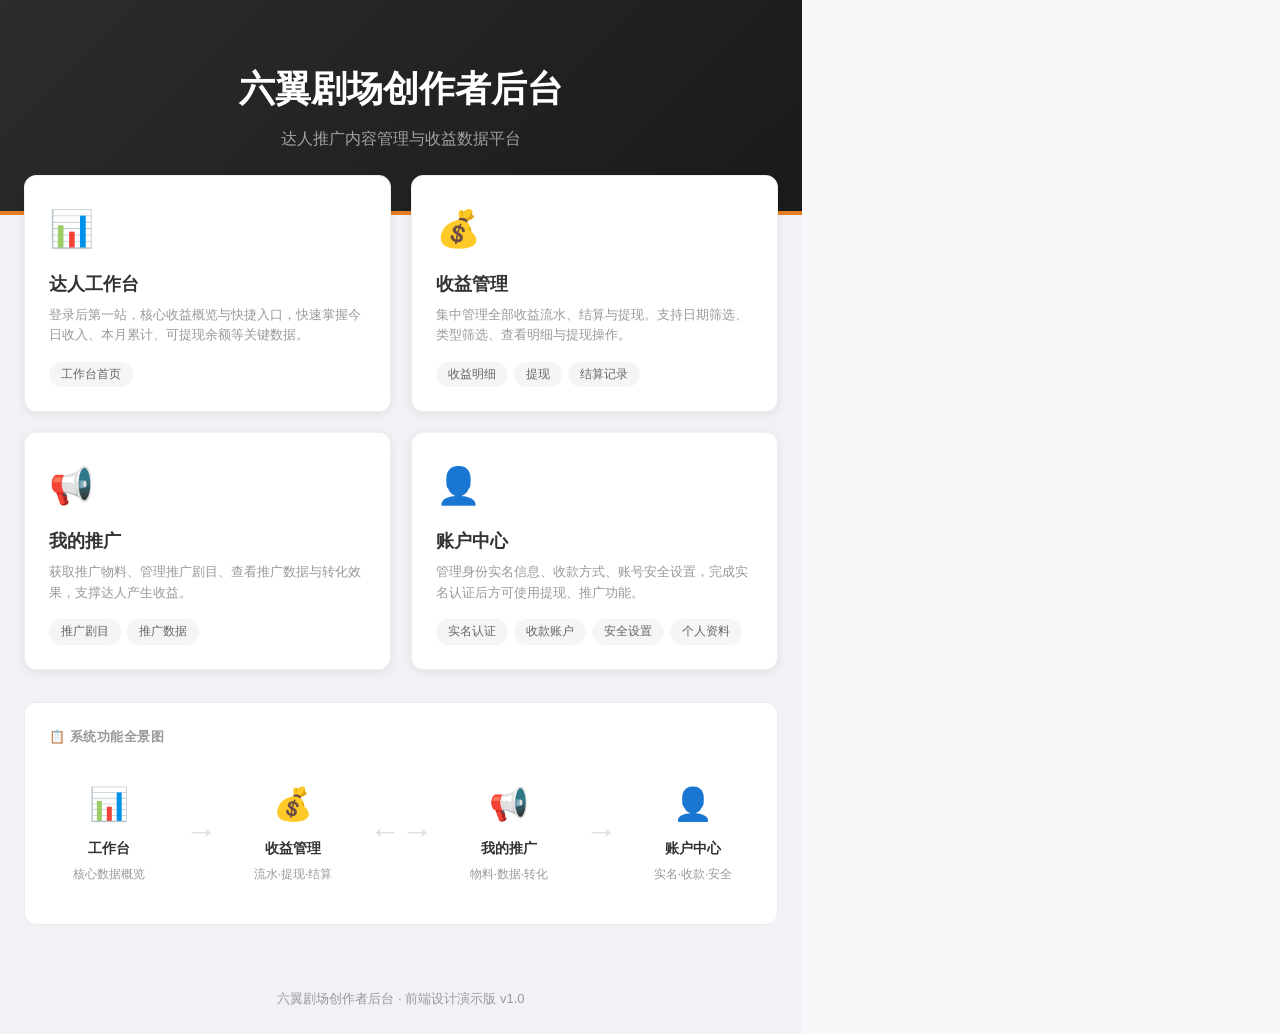
<file: index.html>
<!DOCTYPE html>
<html lang="zh-CN">
<head>
  <meta charset="UTF-8">
  <meta name="viewport" content="width=device-width, initial-scale=1.0">
  <title>六翼剧场创作者后台 - 首页导航</title>
  <link rel="stylesheet" href="style.css">
  <style>
    .index-layout { min-height: 100vh; background: #f0f2f5; }
    .index-header {
      background: linear-gradient(135deg, #2c2c2c 0%, #1a1a1a 100%);
      color: #fff; padding: 60px 40px; text-align: center; position: relative;
      border-bottom: 4px solid #e67e22;
    }
    .index-header h1 { font-size: 36px; margin-bottom: 8px; }
    .index-header p { font-size: 16px; opacity: .75; color: #ccc; }
    .index-content { max-width: 1200px; margin: -40px auto 40px; padding: 0 24px; position: relative; z-index: 1; }
    .module-grid { display: grid; grid-template-columns: repeat(auto-fill, minmax(260px, 1fr)); gap: 20px; }
    .module-card {
      background: #fff; border-radius: 12px; padding: 24px;
      box-shadow: 0 2px 8px rgba(0,0,0,.08); cursor: pointer;
      transition: all .25s; border: 1px solid #f0f0f0;
    }
    .module-card:hover { transform: translateY(-4px); box-shadow: 0 8px 24px rgba(230,126,34,.12); border-color: #e67e22; }
    .module-card .mc-icon { font-size: 36px; margin-bottom: 12px; }
    .module-card .mc-title { font-size: 18px; font-weight: 700; margin-bottom: 6px; color: #333; }
    .module-card .mc-desc { font-size: 13px; color: #999; line-height: 1.6; }
    .module-card .mc-links { margin-top: 16px; display: flex; flex-wrap: wrap; gap: 6px; }
    .module-card .mc-links a {
      font-size: 12px; padding: 3px 12px; background: #f5f5f5; border-radius: 20px;
      color: #666; text-decoration: none; transition: all .2s;
    }
    .module-card .mc-links a:hover { background: #fef5e7; color: #e67e22; }
    .index-footer { text-align: center; padding: 24px; color: #999; font-size: 13px; }
  </style>
</head>
<body>
<div class="index-layout">
  <div class="index-header">
    <h1>六翼剧场创作者后台</h1>
    <p>达人推广内容管理与收益数据平台</p>
  </div>
  <div class="index-content">
    <div class="module-grid">

      <!-- 模块1：工作台 -->
      <div class="module-card" onclick="location.href='dashboard.html'">
        <div class="mc-icon">📊</div>
        <div class="mc-title">达人工作台</div>
        <div class="mc-desc">登录后第一站，核心收益概览与快捷入口，快速掌握今日收入、本月累计、可提现余额等关键数据。</div>
        <div class="mc-links">
          <a href="dashboard.html">工作台首页</a>
        </div>
      </div>

      <!-- 模块2：收益管理 -->
      <div class="module-card" onclick="location.href='revenue-list.html'">
        <div class="mc-icon">💰</div>
        <div class="mc-title">收益管理</div>
        <div class="mc-desc">集中管理全部收益流水、结算与提现。支持日期筛选、类型筛选、查看明细与提现操作。</div>
        <div class="mc-links">
          <a href="revenue-list.html">收益明细</a>
          <a href="revenue-withdraw.html">提现</a>
          <a href="revenue-settlement.html">结算记录</a>
        </div>
      </div>

      <!-- 模块3：我的推广 -->
      <div class="module-card" onclick="location.href='promotion-dramas.html'">
        <div class="mc-icon">📢</div>
        <div class="mc-title">我的推广</div>
        <div class="mc-desc">获取推广物料、管理推广剧目、查看推广数据与转化效果，支撑达人产生收益。</div>
        <div class="mc-links">
          <a href="promotion-dramas.html">推广剧目</a>
          <a href="promotion-data.html">推广数据</a>
        </div>
      </div>

      <!-- 模块4：账户中心 -->
      <div class="module-card" onclick="location.href='account-real-name.html'">
        <div class="mc-icon">👤</div>
        <div class="mc-title">账户中心</div>
        <div class="mc-desc">管理身份实名信息、收款方式、账号安全设置，完成实名认证后方可使用提现、推广功能。</div>
        <div class="mc-links">
          <a href="account-real-name.html">实名认证</a>
          <a href="account-payment.html">收款账户</a>
          <a href="account-security.html">安全设置</a>
          <a href="account-profile.html">个人资料</a>
        </div>
      </div>

    </div>

    <div style="margin-top: 32px;">
      <div class="card">
        <div class="card-header">📋 系统功能全景图</div>
        <div style="display: flex; flex-wrap: wrap; gap: 16px; justify-content: center;">
          <div style="text-align:center;padding:16px;min-width:120px;">
            <div style="font-size:32px;">📊</div>
            <div style="font-weight:600;margin:6px 0;">工作台</div>
            <div style="font-size:12px;color:#999;">核心数据概览</div>
          </div>
          <div style="font-size:32px;color:#ddd;display:flex;align-items:center;">→</div>
          <div style="text-align:center;padding:16px;min-width:120px;">
            <div style="font-size:32px;">💰</div>
            <div style="font-weight:600;margin:6px 0;">收益管理</div>
            <div style="font-size:12px;color:#999;">流水·提现·结算</div>
          </div>
          <div style="font-size:32px;color:#ddd;display:flex;align-items:center;">←→</div>
          <div style="text-align:center;padding:16px;min-width:120px;">
            <div style="font-size:32px;">📢</div>
            <div style="font-weight:600;margin:6px 0;">我的推广</div>
            <div style="font-size:12px;color:#999;">物料·数据·转化</div>
          </div>
          <div style="font-size:32px;color:#ddd;display:flex;align-items:center;">→</div>
          <div style="text-align:center;padding:16px;min-width:120px;">
            <div style="font-size:32px;">👤</div>
            <div style="font-weight:600;margin:6px 0;">账户中心</div>
            <div style="font-size:12px;color:#999;">实名·收款·安全</div>
          </div>
        </div>
      </div>
    </div>
  </div>
  <div class="index-footer">六翼剧场创作者后台 · 前端设计演示版 v1.0</div>
</div>
</body>
</html>
</file>
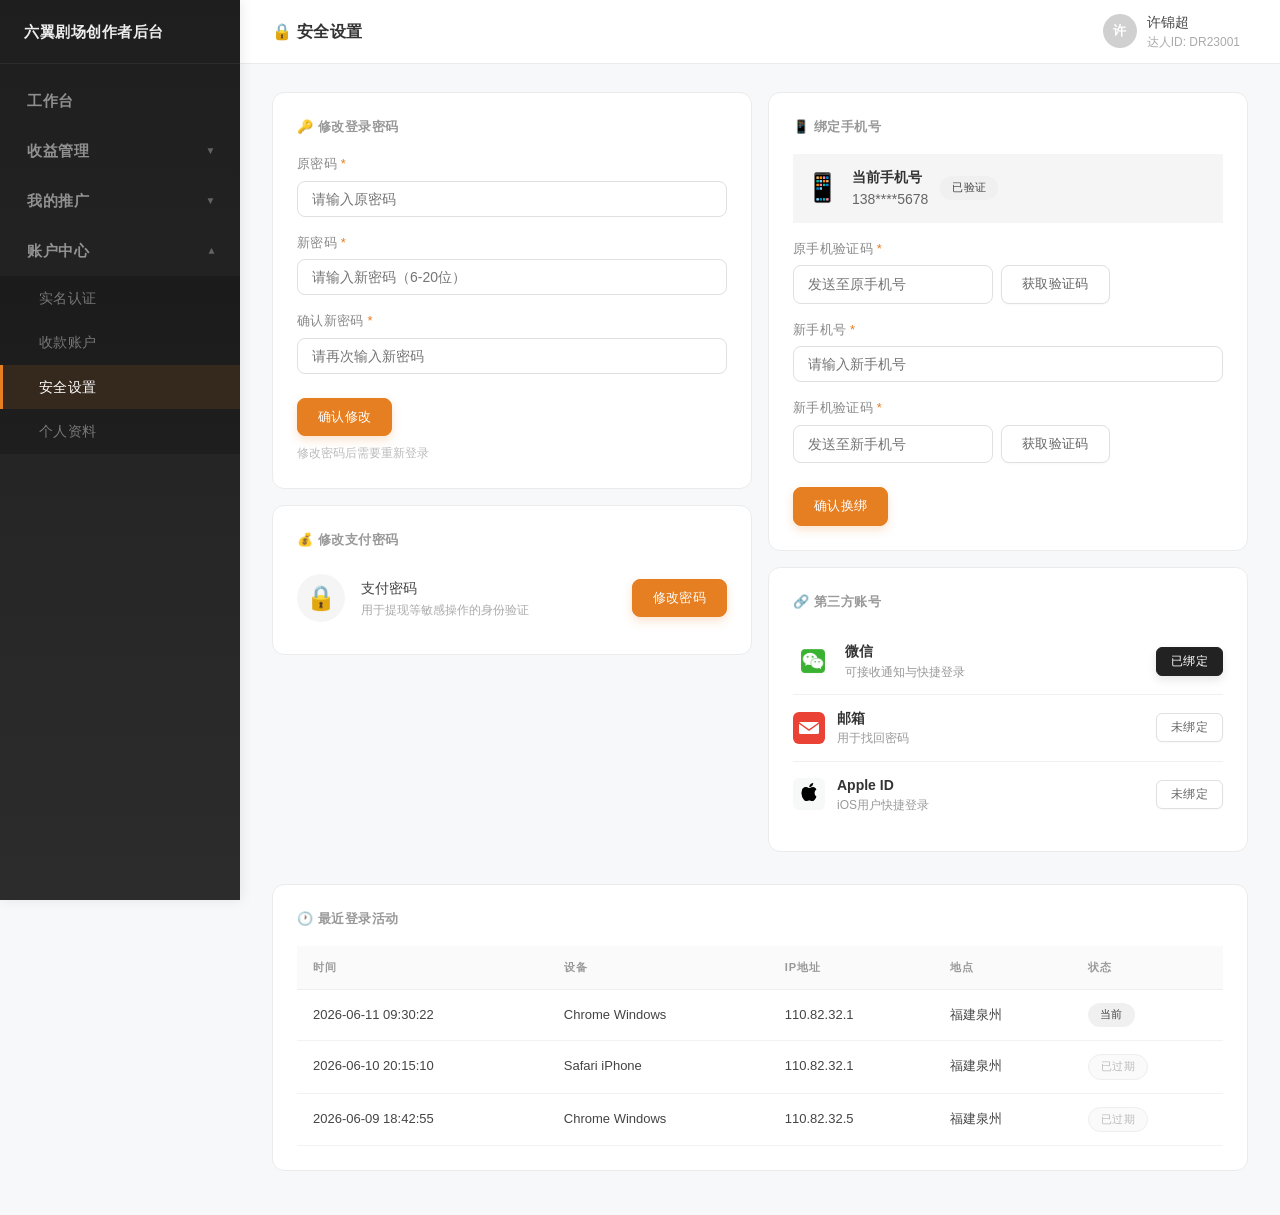
<file: account-security.html>
<!DOCTYPE html>
<html lang="zh-CN">
<head>
  <meta charset="UTF-8">
  <meta name="viewport" content="width=device-width, initial-scale=1.0">
  <title>安全设置 - 六翼剧场创作者后台</title>
  <link rel="stylesheet" href="style.css">
</head>
<body>
<aside class="sidebar">
  <div class="sidebar-logo">六翼剧场创作者后台</div>
  <nav class="sidebar-menu">
    <a class="menu-single" href="dashboard.html">工作台</a>

    <div class="menu-category" onclick="toggleMenu(this)">
      收益管理 <span class="arrow">▼</span>
    </div>
    <div class="sub-menu">
      <a class="sub-item" href="revenue-list.html">收益明细</a>
      <a class="sub-item" href="revenue-withdraw.html">提现</a>
      <a class="sub-item" href="revenue-settlement.html">结算记录</a>
    </div>

    <div class="menu-category" onclick="toggleMenu(this)">
      我的推广 <span class="arrow">▼</span>
    </div>
    <div class="sub-menu">
      <a class="sub-item" href="promotion-dramas.html">推广剧目</a>
      <a class="sub-item" href="promotion-data.html">推广数据</a>
      <a class="sub-item" href="promotion-team.html">推广团队</a>
    </div>

    <div class="menu-category" onclick="toggleMenu(this)">
      账户中心 <span class="arrow">▼</span>
    </div>
    <div class="sub-menu">
      <a class="sub-item" href="account-real-name.html">实名认证</a>
      <a class="sub-item" href="account-payment.html">收款账户</a>
      <a class="sub-item active" href="account-security.html">安全设置</a>
      <a class="sub-item" href="account-profile.html">个人资料</a>
    </div>
  </nav>
</aside>

<div class="main">
  <header class="header">
    <div class="header-left"><span>🔒 安全设置</span></div>
    <div class="header-right">
      <div class="user-info" onclick="event.stopPropagation();toggleUserMenu(event)" style="cursor:pointer;position:relative;">
        <div class="avatar" style="cursor:pointer;">许</div>
        <div style="display:flex;flex-direction:column;"><div style="font-weight:500;font-size:14px;color:#444;">许锦超</div><div style="font-size:12px;color:#aaa;">达人ID: DR23001</div></div>
      </div>
    </div>
  </header>

  <div class="content">
    <div style="display:grid;grid-template-columns:1fr 1fr;gap:16px;">
      <!-- 左列 -->
      <div>
        <!-- 修改登录密码 -->
        <div class="card">
          <div class="card-header">🔑 修改登录密码</div>
          <div class="form-group">
            <label class="required">原密码</label>
            <input type="password" class="form-input" placeholder="请输入原密码">
          </div>
          <div class="form-group">
            <label class="required">新密码</label>
            <input type="password" class="form-input" placeholder="请输入新密码（6-20位）">
          </div>
          <div class="form-group">
            <label class="required">确认新密码</label>
            <input type="password" class="form-input" placeholder="请再次输入新密码">
          </div>
          <div class="form-actions">
            <button class="btn btn-primary" onclick="showToast('密码修改成功','success')">确认修改</button>
          </div>
          <div class="form-hint mt-8">修改密码后需要重新登录</div>
        </div>

        <!-- 修改支付密码 -->
        <div class="card">
          <div class="card-header">💰 修改支付密码</div>
          <div style="display:flex;align-items:center;gap:16px;padding:8px 0;">
            <div style="width:48px;height:48px;background:#f5f5f5;border-radius:50%;display:flex;align-items:center;justify-content:center;font-size:24px;color:#888;">🔒</div>
            <div style="flex:1;">
              <div style="font-weight:500;color:#444;font-size:14px;">支付密码</div>
              <div style="font-size:12px;color:#aaa;margin-top:2px;">用于提现等敏感操作的身份验证</div>
            </div>
            <button class="btn btn-primary" onclick="showModal('payPwdModal')">修改密码</button>
          </div>
        </div>
      </div>

      <!-- 右列 -->
      <div>
        <!-- 换绑手机号 -->
        <div class="card">
          <div class="card-header">📱 绑定手机号</div>
          <div style="display:flex;align-items:center;gap:12px;padding:12px;background:#f5f5f5;margin-bottom:16px;">
            <span style="font-size:28px;">📱</span>
            <div>
              <div style="font-weight:600;">当前手机号</div>
              <div style="color:#666;">138****5678</div>
            </div>
            <span class="tag tag-success">已验证</span>
          </div>

          <div class="form-group">
            <label class="required">原手机验证码</label>
            <div style="display:flex;gap:8px;">
              <input type="text" class="form-input" placeholder="发送至原手机号" style="width:200px;" maxlength="6">
              <button class="btn" onclick="sendSmsCode(this)">获取验证码</button>
            </div>
          </div>
          <div class="form-group">
            <label class="required">新手机号</label>
            <input type="text" class="form-input" placeholder="请输入新手机号">
          </div>
          <div class="form-group">
            <label class="required">新手机验证码</label>
            <div style="display:flex;gap:8px;">
              <input type="text" class="form-input" placeholder="发送至新手机号" style="width:200px;" maxlength="6">
              <button class="btn" onclick="sendSmsCode(this)">获取验证码</button>
            </div>
          </div>
          <div class="form-actions">
            <button class="btn btn-primary" onclick="showToast('手机号已更换成功','success')">确认换绑</button>
          </div>
        </div>

        <!-- 第三方账号绑定 -->
        <div class="card">
          <div class="card-header">🔗 第三方账号</div>
          <div style="display:flex;align-items:center;justify-content:space-between;padding:12px 0;">
            <div style="display:flex;align-items:center;gap:12px;">
              <img src="wechat-logo.png" alt="微信" style="width:40px;height:32px;object-fit:contain;border-radius:6px;">
              <div>
                <div style="font-weight:600;">微信</div>
                <div style="font-size:12px;color:#999;">可接收通知与快捷登录</div>
              </div>
            </div>
            <button class="btn btn-sm btn-success" onclick="showToast('微信绑定成功','success')">已绑定</button>
          </div>
          <div style="display:flex;align-items:center;justify-content:space-between;padding:12px 0;border-top:1px solid #f0f0f0;">
            <div style="display:flex;align-items:center;gap:12px;">
              <!-- 邮箱 SVG 图标 -->
              <svg width="32" height="32" viewBox="0 0 32 32" fill="none">
                <rect width="32" height="32" rx="6" fill="#EA4335"/>
                <rect x="6" y="10" width="20" height="12" rx="1.5" fill="#fff"/>
                <path d="M6 11l10 7 10-7" stroke="#EA4335" stroke-width="1.5"/>
              </svg>
              <div>
                <div style="font-weight:600;">邮箱</div>
                <div style="font-size:12px;color:#999;">用于找回密码</div>
              </div>
            </div>
            <button class="btn btn-sm" onclick="showToast('请前往邮箱绑定','info')">未绑定</button>
          </div>
          <div style="display:flex;align-items:center;justify-content:space-between;padding:12px 0;border-top:1px solid #f0f0f0;">
            <div style="display:flex;align-items:center;gap:12px;">
              <img src="apple-logo.jpg" alt="Apple" style="width:32px;height:32px;border-radius:6px;">
              <div>
                <div style="font-weight:600;">Apple ID</div>
                <div style="font-size:12px;color:#999;">iOS用户快捷登录</div>
              </div>
            </div>
            <button class="btn btn-sm" onclick="showToast('请前往Apple ID绑定','info')">未绑定</button>
          </div>
        </div>
      </div>
    </div>

    <!-- 最近登录活动 -->
    <div class="card" style="margin-top:16px;">
      <div class="card-header">🕐 最近登录活动</div>
      <div class="table-wrap">
        <table>
          <thead>
            <tr><th>时间</th><th>设备</th><th>IP地址</th><th>地点</th><th>状态</th></tr>
          </thead>
          <tbody>
            <tr><td>2026-06-11 09:30:22</td><td>Chrome Windows</td><td>110.82.32.1</td><td>福建泉州</td><td><span class="tag tag-success">当前</span></td></tr>
            <tr><td>2026-06-10 20:15:10</td><td>Safari iPhone</td><td>110.82.32.1</td><td>福建泉州</td><td><span class="tag tag-default">已过期</span></td></tr>
            <tr><td>2026-06-09 18:42:55</td><td>Chrome Windows</td><td>110.82.32.5</td><td>福建泉州</td><td><span class="tag tag-default">已过期</span></td></tr>
          </tbody>
        </table>
      </div>
    </div>
  </div>
</div>

<script src="app.js"></script>
<script>
  function sendSmsCode(btn) {
    btn.disabled = true;
    let count = 60;
    btn.textContent = count + 's';
    const timer = setInterval(() => {
      count--;
      if (count <= 0) {
        clearInterval(timer);
        btn.disabled = false;
        btn.textContent = '获取验证码';
      } else {
        btn.textContent = count + 's';
      }
    }, 1000);
    showToast('验证码已发送', 'success');
  }
</script>

<!-- 修改支付密码弹窗 -->
<div class="modal-overlay" id="payPwdModal">
  <div class="modal" style="width:440px;">
    <div class="modal-header">
      <span>💰 修改支付密码</span>
      <button class="modal-close" onclick="hideModal('payPwdModal')">✕</button>
    </div>
    <div class="modal-body">
      <div style="padding:0 4px;">
        <div class="form-group">
          <label class="required">原支付密码</label>
          <input type="password" class="form-input" placeholder="请输入原支付密码" style="height:42px;">
        </div>
        <div class="form-group">
          <label class="required">新支付密码</label>
          <input type="password" class="form-input" placeholder="请输入新支付密码（6位数字）" maxlength="6" style="height:42px;">
          <div class="form-hint">请设置为6位数字组合</div>
        </div>
        <div class="form-group">
          <label class="required">确认新支付密码</label>
          <input type="password" class="form-input" placeholder="请再次输入新支付密码" maxlength="6" style="height:42px;">
        </div>
      </div>
    </div>
    <div class="modal-footer" style="justify-content:center;gap:12px;">
      <button class="btn btn-lg" onclick="hideModal('payPwdModal')" style="min-width:100px;">取消</button>
      <button class="btn btn-primary btn-lg" onclick="hideModal('payPwdModal');showToast('支付密码修改成功','success')" style="min-width:100px;">确认修改</button>
    </div>
  </div>
</div>

</body>
</html>
</file>
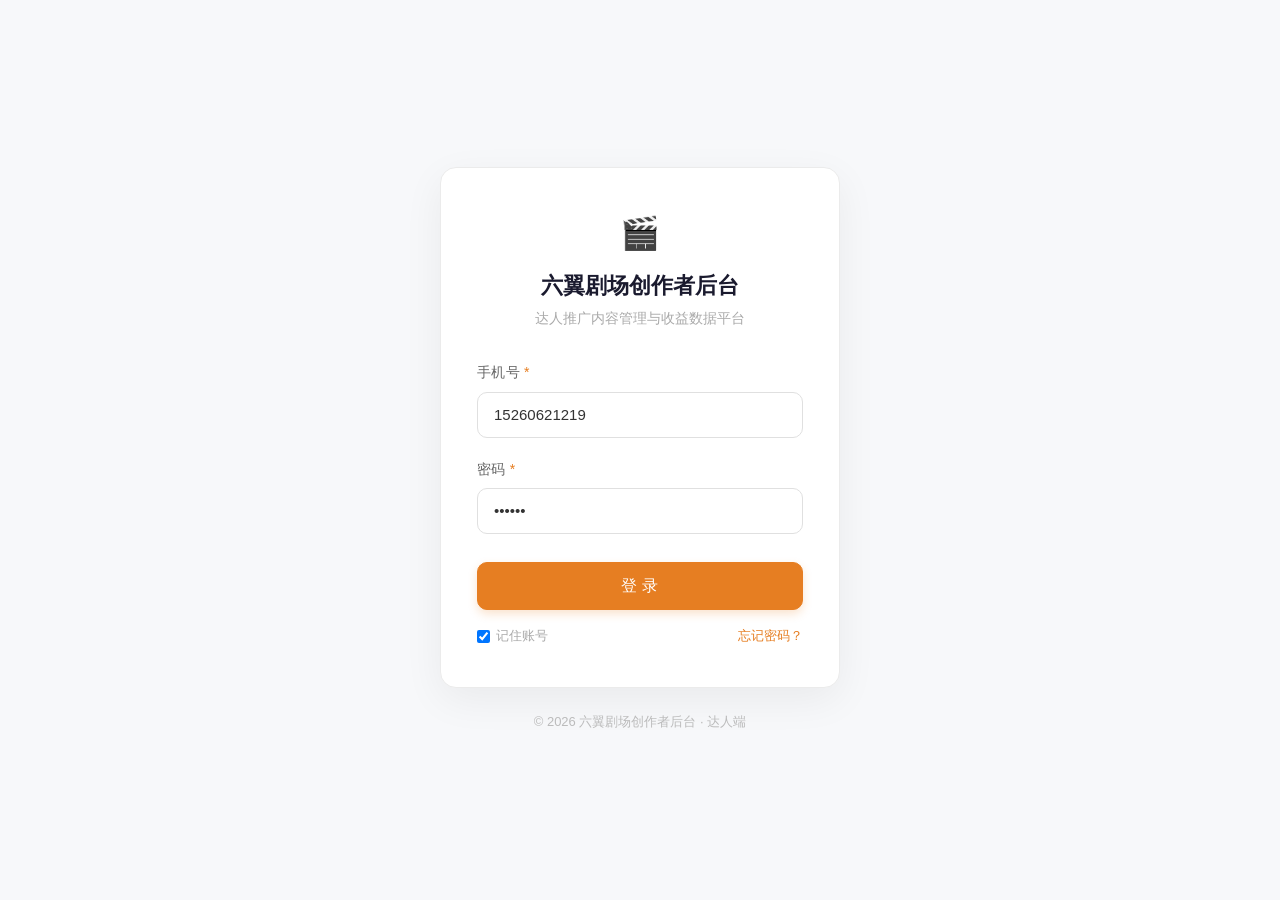
<file: login.html>
<!DOCTYPE html>
<html lang="zh-CN">
<head>
  <meta charset="UTF-8">
  <meta name="viewport" content="width=device-width, initial-scale=1.0">
  <title>登录 - 六翼剧场创作者后台</title>
  <link rel="stylesheet" href="style.css">
  <style>
    body { background: #f7f8fa; display: flex; align-items: center; justify-content: center; min-height: 100vh; margin: 0; }
    .login-wrap { width: 400px; max-width: 92vw; }
    .login-box { background: #fff; border: 1px solid #ebebeb; border-radius: 16px; padding: 40px 36px; box-shadow: 0 12px 40px rgba(0,0,0,.06); }
    .login-box .logo { text-align: center; font-size: 32px; margin-bottom: 8px; }
    .login-box h1 { text-align: center; font-size: 22px; font-weight: 700; color: #1a1a2e; margin-bottom: 4px; }
    .login-box .sub { text-align: center; font-size: 14px; color: #aaa; margin-bottom: 32px; }
    .login-box .form-group { margin-bottom: 20px; }
    .login-box .form-group label { font-size: 14px; color: #666; margin-bottom: 8px; }
    .login-box .form-input { height: 46px; font-size: 15px; padding: 0 16px; border-radius: 10px; }
    .login-box .form-input:focus { border-color: #e67e22; box-shadow: 0 0 0 3px rgba(230,126,34,.1); }
    .login-box .btn-login { width: 100%; height: 48px; font-size: 16px; border-radius: 10px; margin-top: 8px; }
    .login-box .extra { display: flex; justify-content: space-between; align-items: center; margin-top: 16px; font-size: 13px; color: #aaa; }
    .login-box .extra a { color: #e67e22; }
    .login-footer { text-align: center; margin-top: 24px; font-size: 13px; color: #bbb; }
  </style>
</head>
<body>
  <div class="login-wrap">
    <div class="login-box">
      <div class="logo">🎬</div>
      <h1>六翼剧场创作者后台</h1>
      <div class="sub">达人推广内容管理与收益数据平台</div>

      <form onsubmit="doLogin(event)">
        <div class="form-group">
          <label class="required">手机号</label>
          <input type="tel" class="form-input" id="loginAccount" placeholder="请输入手机号" value="15260621219" maxlength="11">
        </div>
        <div class="form-group">
          <label class="required">密码</label>
          <input type="password" class="form-input" id="loginPassword" placeholder="请输入密码" value="123456">
        </div>
        <button type="submit" class="btn btn-primary btn-login btn-lg">登 录</button>
      </form>

      <div class="extra">
        <label style="display:flex;align-items:center;gap:6px;cursor:pointer;">
          <input type="checkbox" checked> 记住账号
        </label>
        <a href="javascript:void(0)" onclick="showToast('请联系客服重置密码','info')">忘记密码？</a>
      </div>
    </div>
    <div class="login-footer">© 2026 六翼剧场创作者后台 · 达人端</div>
  </div>

  <script src="app.js"></script>
  <script>
    function doLogin(e) {
      e.preventDefault();
      const account = document.getElementById('loginAccount').value.trim();
      const password = document.getElementById('loginPassword').value.trim();
      if (!account) { showToast('请输入账号', 'error'); return; }
      if (!password) { showToast('请输入密码', 'error'); return; }
      showToast('登录成功，正在跳转…', 'success');
      setTimeout(() => { window.location.href = 'dashboard.html'; }, 800);
    }
  </script>
</body>
</html>
</file>
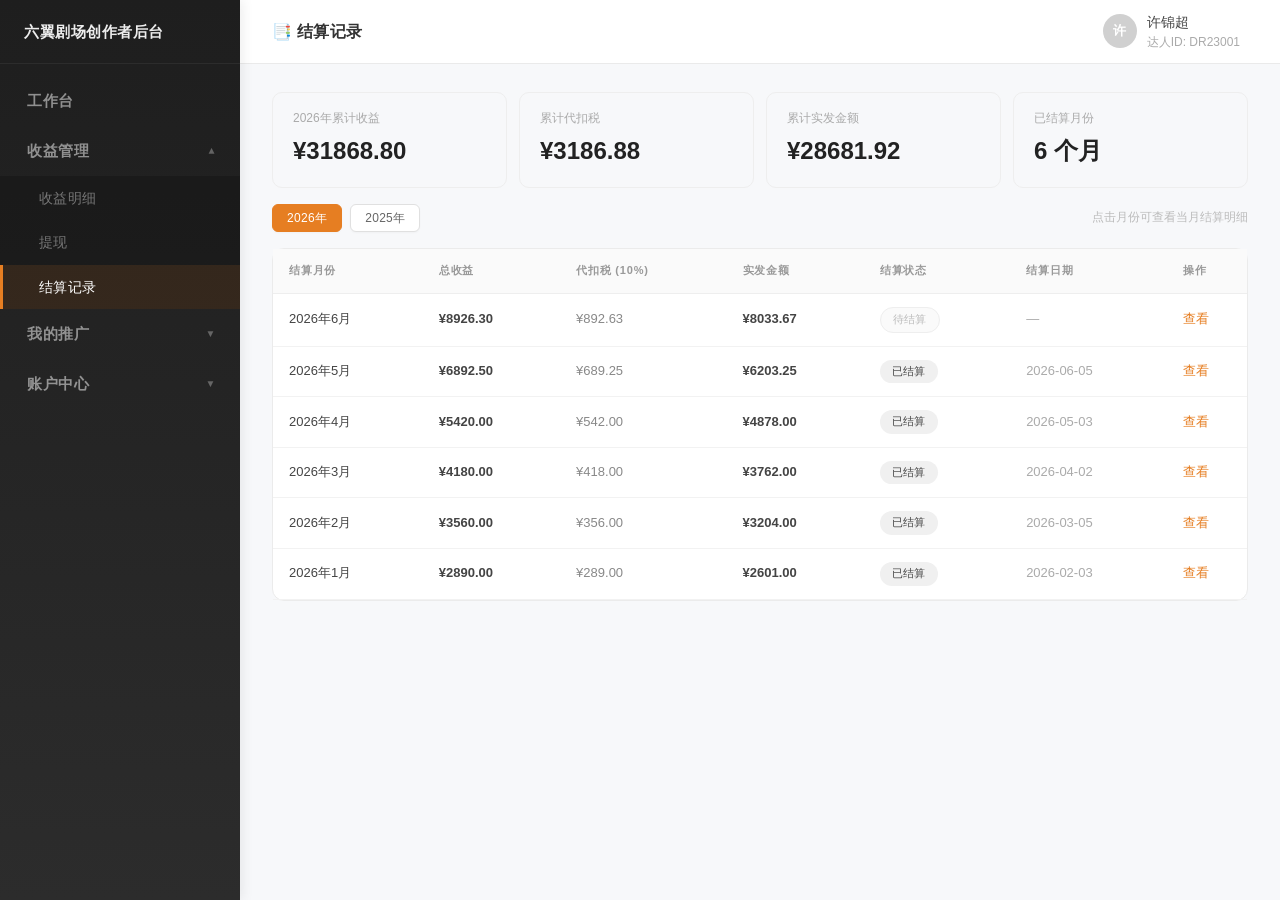
<file: revenue-settlement.html>
<!DOCTYPE html>
<html lang="zh-CN">
<head>
  <meta charset="UTF-8">
  <meta name="viewport" content="width=device-width, initial-scale=1.0">
  <title>结算记录 - 六翼剧场创作者后台</title>
  <link rel="stylesheet" href="style.css">
</head>
<body>
<aside class="sidebar">
  <div class="sidebar-logo">六翼剧场创作者后台</div>
  <nav class="sidebar-menu">
    <a class="menu-single" href="dashboard.html">工作台</a>
    <div class="menu-category" onclick="toggleMenu(this)">
      收益管理 <span class="arrow">▼</span>
    </div>
    <div class="sub-menu">
      <a class="sub-item" href="revenue-list.html">收益明细</a>
      <a class="sub-item" href="revenue-withdraw.html">提现</a>
      <a class="sub-item active" href="revenue-settlement.html">结算记录</a>
    </div>
    <div class="menu-category" onclick="toggleMenu(this)">
      我的推广 <span class="arrow">▼</span>
    </div>
    <div class="sub-menu">
      <a class="sub-item" href="promotion-dramas.html">推广剧目</a>
      <a class="sub-item" href="promotion-data.html">推广数据</a>
      <a class="sub-item" href="promotion-team.html">推广团队</a>
    </div>
    <div class="menu-category" onclick="toggleMenu(this)">
      账户中心 <span class="arrow">▼</span>
    </div>
    <div class="sub-menu">
      <a class="sub-item" href="account-real-name.html">实名认证</a>
      <a class="sub-item" href="account-payment.html">收款账户</a>
      <a class="sub-item" href="account-security.html">安全设置</a>
      <a class="sub-item" href="account-profile.html">个人资料</a>
    </div>
  </nav>
</aside>

<div class="main">
  <header class="header">
    <div class="header-left"><span>📑 结算记录</span></div>
    <div class="header-right">
      <div class="user-info" onclick="event.stopPropagation();toggleUserMenu(event)" style="cursor:pointer;position:relative;">
        <div class="avatar" style="cursor:pointer;">许</div>
        <div style="display:flex;flex-direction:column;">
          <div style="font-weight:500;font-size:14px;color:#444;">许锦超</div>
          <div style="font-size:12px;color:#aaa;">达人ID: DR23001</div>
        </div>
      </div>
    </div>
  </header>

  <div class="content">
    <!-- 年度汇总 -->
    <div style="display:grid;grid-template-columns:repeat(4,1fr);gap:12px;margin-bottom:16px;">
      <div style="padding:16px 20px;border:1px solid #eee;border-radius:10px;">
        <div style="font-size:12px;color:#aaa;" id="yearLabel1">2026年累计收益</div>
        <div style="font-size:24px;font-weight:700;color:#222;margin-top:4px;" id="yearTotalRevenue">¥25,068.80</div>
      </div>
      <div style="padding:16px 20px;border:1px solid #eee;border-radius:10px;">
        <div style="font-size:12px;color:#aaa;" id="yearLabel2">累计代扣税</div>
        <div style="font-size:24px;font-weight:700;color:#222;margin-top:4px;" id="yearTotalTax">¥2,399.88</div>
      </div>
      <div style="padding:16px 20px;border:1px solid #eee;border-radius:10px;">
        <div style="font-size:12px;color:#aaa;" id="yearLabel3">累计实发金额</div>
        <div style="font-size:24px;font-weight:700;color:#222;margin-top:4px;" id="yearTotalNet">¥22,556.92</div>
      </div>
      <div style="padding:16px 20px;border:1px solid #eee;border-radius:10px;">
        <div style="font-size:12px;color:#aaa;" id="yearLabel4">已结算月份</div>
        <div style="font-size:24px;font-weight:700;color:#222;margin-top:4px;" id="yearTotalMonths">7 个月</div>
      </div>
    </div>

    <!-- 年份切换 -->
    <div style="display:flex;align-items:center;gap:8px;margin-bottom:16px;">
      <button class="btn btn-sm" onclick="switchYear(2026)" id="yearBtn2026" style="background:#e67e22;color:#fff;border-color:#e67e22;font-weight:500;">2026年</button>
      <button class="btn btn-sm" onclick="switchYear(2025)" id="yearBtn2025">2025年</button>
      <span style="font-size:12px;color:#bbb;margin-left:auto;">点击月份可查看当月结算明细</span>
    </div>

    <!-- 月度列表 -->
    <div class="card" style="padding:0;">
      <div class="table-wrap">
        <table>
          <thead>
            <tr><th>结算月份</th><th>总收益</th><th>代扣税 (10%)</th><th>实发金额</th><th>结算状态</th><th>结算日期</th><th style="width:80px;">操作</th></tr>
          </thead>
          <tbody id="settlementBody"></tbody>
        </table>
      </div>
    </div>
  </div>
</div>

<!-- 结算明细弹窗 -->
<div class="modal-overlay" id="settleModal">
  <div class="modal" style="width:600px;">
    <div class="modal-header">
      <span>结算明细 - <span id="settleMonth">2026年5月</span></span>
      <button class="modal-close" onclick="hideModal('settleModal')">✕</button>
    </div>
    <div class="modal-body">
      <!-- 汇总 -->
      <div style="display:grid;grid-template-columns:1fr 1fr 1fr;gap:12px;margin-bottom:20px;">
        <div style="text-align:center;padding:16px;background:#fafafa;">
          <div style="font-size:12px;color:#aaa;">总收益</div>
          <div style="font-size:22px;font-weight:600;color:#222;">¥6,892.50</div>
        </div>
        <div style="text-align:center;padding:16px;background:#fafafa;">
          <div style="font-size:12px;color:#aaa;">代扣税 (10%)</div>
          <div style="font-size:22px;font-weight:600;color:#888;">¥689.25</div>
        </div>
        <div style="text-align:center;padding:16px;background:#fafafa;">
          <div style="font-size:12px;color:#aaa;">实发金额</div>
          <div style="font-size:22px;font-weight:600;color:#222;">¥6,203.25</div>
        </div>
      </div>

      <div style="font-weight:500;color:#555;margin-bottom:12px;font-size:14px;">佣金构成明细</div>
      <div class="table-wrap">
        <table>
          <thead>
            <tr><th>剧目</th><th>订单数</th><th>佣金金额</th><th>占比</th></tr>
          </thead>
          <tbody>
            <tr><td>盛夏芬德拉</td><td>32</td><td style="font-weight:600;">¥2,460.00</td><td style="color:#888;">35.7%</td></tr>
            <tr><td>好一个乖乖女</td><td>28</td><td style="font-weight:600;">¥1,890.00</td><td style="color:#888;">27.4%</td></tr>
            <tr><td>家里家外2</td><td>18</td><td style="font-weight:600;">¥1,320.00</td><td style="color:#888;">19.2%</td></tr>
            <tr><td>一品布衣2:烽火篇</td><td>12</td><td style="font-weight:600;">¥892.50</td><td style="color:#888;">12.9%</td></tr>
            <tr><td>活动奖励</td><td>—</td><td style="font-weight:600;">¥330.00</td><td style="color:#888;">4.8%</td></tr>
          </tbody>
        </table>
      </div>
      <div style="margin-top:16px;padding:12px 16px;background:#fafafa;border:1px solid #f0f0f0;font-size:13px;color:#888;">
        结算说明：本月结算周期为 2026-05-01 至 2026-05-31，税款按劳务报酬所得代扣代缴。
      </div>
    </div>
    <div class="modal-footer">
      <button class="btn" onclick="hideModal('settleModal')">关闭</button>
    </div>
  </div>
</div>

<script src="app.js"></script>
<script>
  // ====== 结算数据 ======
  const settlementData = {
    2026: [
      { month: '2026年6月', total: 8926.30, tax: 892.63, net: 8033.67, status: '待结算', date: '—' },
      { month: '2026年5月', total: 6892.50, tax: 689.25, net: 6203.25, status: '已结算', date: '2026-06-05' },
      { month: '2026年4月', total: 5420.00, tax: 542.00, net: 4878.00, status: '已结算', date: '2026-05-03' },
      { month: '2026年3月', total: 4180.00, tax: 418.00, net: 3762.00, status: '已结算', date: '2026-04-02' },
      { month: '2026年2月', total: 3560.00, tax: 356.00, net: 3204.00, status: '已结算', date: '2026-03-05' },
      { month: '2026年1月', total: 2890.00, tax: 289.00, net: 2601.00, status: '已结算', date: '2026-02-03' }
    ],
    2025: [
      { month: '2025年12月', total: 2120.00, tax: 212.00, net: 1908.00, status: '已结算', date: '2026-01-04' },
      { month: '2025年11月', total: 1860.00, tax: 186.00, net: 1674.00, status: '已结算', date: '2025-12-05' },
      { month: '2025年10月', total: 1530.00, tax: 153.00, net: 1377.00, status: '已结算', date: '2025-11-03' },
      { month: '2025年9月',  total: 1280.00, tax: 128.00, net: 1152.00, status: '已结算', date: '2025-10-05' },
      { month: '2025年8月',  total: 1050.00, tax: 105.00, net: 945.00,  status: '已结算', date: '2025-09-04' },
      { month: '2025年7月',  total: 890.00,  tax: 89.00,  net: 801.00,  status: '已结算', date: '2025-08-03' },
      { month: '2025年6月',  total: 760.00,  tax: 76.00,  net: 684.00,  status: '已结算', date: '2025-07-05' },
      { month: '2025年5月',  total: 620.00,  tax: 62.00,  net: 558.00,  status: '已结算', date: '2025-06-04' }
    ]
  };

  let currentYear = 2026;

  const detailData = {
    '2026年6月': [
      { drama: '盛夏芬德拉', orders: 42, commission: 3680.00, pct: '41.2%' },
      { drama: '好一个乖乖女', orders: 35, commission: 2210.00, pct: '24.8%' },
      { drama: '家里家外2', orders: 22, commission: 1560.00, pct: '17.5%' },
      { drama: '一品布衣2:烽火篇', orders: 15, commission: 1026.30, pct: '11.5%' },
      { drama: '活动奖励', orders: '—', commission: 450.00, pct: '5.0%' }
    ],
    '2026年5月': [
      { drama: '盛夏芬德拉', orders: 32, commission: 2460.00, pct: '35.7%' },
      { drama: '好一个乖乖女', orders: 28, commission: 1890.00, pct: '27.4%' },
      { drama: '家里家外2', orders: 18, commission: 1320.00, pct: '19.2%' },
      { drama: '一品布衣2:烽火篇', orders: 12, commission: 892.50, pct: '12.9%' },
      { drama: '活动奖励', orders: '—', commission: 330.00, pct: '4.8%' }
    ],
    '2026年4月': [
      { drama: '好一个乖乖女', orders: 25, commission: 1850.00, pct: '34.1%' },
      { drama: '盛夏芬德拉', orders: 20, commission: 1620.00, pct: '29.9%' },
      { drama: '家里家外2', orders: 14, commission: 980.00, pct: '18.1%' },
      { drama: '一品布衣2:烽火篇', orders: 10, commission: 620.00, pct: '11.4%' },
      { drama: '活动奖励', orders: '—', commission: 350.00, pct: '6.5%' }
    ],
    '2025年12月': [
      { drama: '盛夏芬德拉', orders: 15, commission: 780.00, pct: '36.8%' },
      { drama: '好一个乖乖女', orders: 12, commission: 520.00, pct: '24.5%' },
      { drama: '家里家外2', orders: 8, commission: 360.00, pct: '17.0%' },
      { drama: '活动奖励', orders: '—', commission: 460.00, pct: '21.7%' }
    ],
    '2025年11月': [
      { drama: '好一个乖乖女', orders: 14, commission: 620.00, pct: '33.3%' },
      { drama: '盛夏芬德拉', orders: 10, commission: 480.00, pct: '25.8%' },
      { drama: "南城待月归", orders: 8, commission: 360.00, pct: '19.4%' },
      { drama: '活动奖励', orders: '—', commission: 400.00, pct: '21.5%' }
    ]
  };

  function switchYear(year) {
    currentYear = year;
    const data = settlementData[year];
    if (!data) return;

    // 切换按钮高亮
    document.getElementById('yearBtn2026').style.background = year === 2026 ? '#e67e22' : '';
    document.getElementById('yearBtn2026').style.color = year === 2026 ? '#fff' : '';
    document.getElementById('yearBtn2026').style.borderColor = year === 2026 ? '#e67e22' : '';
    document.getElementById('yearBtn2025').style.background = year === 2025 ? '#e67e22' : '';
    document.getElementById('yearBtn2025').style.color = year === 2025 ? '#fff' : '';
    document.getElementById('yearBtn2025').style.borderColor = year === 2025 ? '#e67e22' : '';

    // 更新汇总
    const totalRev = data.reduce((s, d) => s + d.total, 0);
    const totalTax = data.reduce((s, d) => s + d.tax, 0);
    const totalNet = data.reduce((s, d) => s + d.net, 0);
    document.getElementById('yearLabel1').textContent = year + '年累计收益';
    document.getElementById('yearTotalRevenue').textContent = '¥' + totalRev.toFixed(2);
    document.getElementById('yearTotalTax').textContent = '¥' + totalTax.toFixed(2);
    document.getElementById('yearTotalNet').textContent = '¥' + totalNet.toFixed(2);
    document.getElementById('yearTotalMonths').textContent = data.length + ' 个月';

    // 渲染表格
    const tbody = document.getElementById('settlementBody');
    tbody.innerHTML = '';
    data.forEach(d => {
      const statusClass = d.status === '已结算' ? 'tag-success' : 'tag-default';
      const tr = document.createElement('tr');
      const yearLabel = d.month;
      tr.innerHTML = `
        <td style="font-weight:500;">${yearLabel}</td>
        <td style="font-weight:600;">¥${d.total.toFixed(2)}</td>
        <td style="color:#888;">¥${d.tax.toFixed(2)}</td>
        <td style="font-weight:600;">¥${d.net.toFixed(2)}</td>
        <td><span class="tag ${statusClass}">${d.status}</span></td>
        <td style="color:#aaa;">${d.date}</td>
        <td><a class="btn-link" onclick='showSettlementDetail("${d.month}")'>查看</a></td>
      `;
      tbody.appendChild(tr);
    });
  }

  function showSettlementDetail(month) {
    document.getElementById('settleMonth').textContent = month;
    const details = detailData[month];
    if (!details) {
      document.querySelector('#settleModal .modal-body').innerHTML = '<div style="text-align:center;padding:40px;color:#aaa;">暂无该月详细数据</div>';
      showModal('settleModal');
      return;
    }
    const total = details.reduce((s, d) => s + d.commission, 0);
    const tax = Math.round(total * 0.1 * 100) / 100;
    const net = Math.round((total - tax) * 100) / 100;

    let html = `
      <div style="display:grid;grid-template-columns:1fr 1fr 1fr;gap:12px;margin-bottom:20px;">
        <div style="text-align:center;padding:16px;background:#fafafa;border-radius:10px;">
          <div style="font-size:12px;color:#aaa;">总收益</div>
          <div style="font-size:22px;font-weight:600;color:#222;">¥${total.toFixed(2)}</div>
        </div>
        <div style="text-align:center;padding:16px;background:#fafafa;border-radius:10px;">
          <div style="font-size:12px;color:#aaa;">代扣税 (10%)</div>
          <div style="font-size:22px;font-weight:600;color:#888;">¥${tax.toFixed(2)}</div>
        </div>
        <div style="text-align:center;padding:16px;background:#fafafa;border-radius:10px;">
          <div style="font-size:12px;color:#aaa;">实发金额</div>
          <div style="font-size:22px;font-weight:600;color:#222;">¥${net.toFixed(2)}</div>
        </div>
      </div>
      <div style="font-weight:500;color:#555;margin-bottom:12px;font-size:14px;">佣金构成明细</div>
      <div class="table-wrap"><table><thead><tr><th>剧目</th><th>订单数</th><th>佣金金额</th><th>占比</th></tr></thead><tbody>`;
    details.forEach(d => {
      html += `<tr><td>${d.drama}</td><td>${d.orders}</td><td style="font-weight:600;">¥${d.commission.toFixed(2)}</td><td style="color:#888;">${d.pct}</td></tr>`;
    });
    html += `</tbody></table></div>
      <div style="margin-top:16px;padding:12px 16px;background:#fafafa;border:1px solid #f0f0f0;font-size:13px;color:#888;border-radius:8px;">
        结算说明：本月结算周期为自然月，税款按劳务报酬所得代扣代缴。
      </div>`;
    document.querySelector('#settleModal .modal-body').innerHTML = html;
    showModal('settleModal');
  }

  // 初始化：显示2026年
  switchYear(2026);
</script>
</body>
</html>
</file>
<file: style.css>
/* ===== 全局重置 & 基础 ===== */
* { margin: 0; padding: 0; box-sizing: border-box; }
body {
  font-family: -apple-system, BlinkMacSystemFont, "Segoe UI", Roboto, "PingFang SC", "Microsoft YaHei", "Helvetica Neue", sans-serif;
  background: #f7f8fa; color: #333; font-size: 14px; line-height: 1.6;
  display: flex; min-height: 100vh; -webkit-font-smoothing: antialiased;
}
a { color: #e67e22; text-decoration: none; transition: color .2s; }
a:hover { color: #d35400; }

/* ===== 侧边栏 ===== */
.sidebar {
  width: 240px; background: linear-gradient(180deg, #1e1e1e 0%, #2c2c2c 100%); color: #fff;
  position: fixed; top: 0; left: 0; bottom: 0; z-index: 100;
  display: flex; flex-direction: column; box-shadow: 2px 0 12px rgba(0,0,0,.08);
}
.sidebar-logo {
  height: 64px; display: flex; align-items: center; padding: 0 24px;
  border-bottom: 1px solid rgba(255,255,255,.06);
  font-size: 15px; font-weight: 600; letter-spacing: 0.5px;
  color: rgba(255,255,255,.92);
}
.sidebar-menu { flex: 1; overflow-y: auto; padding: 12px 0; }

/* 一级菜单 */
.sidebar-menu .menu-category {
  padding: 13px 24px; cursor: pointer; color: rgba(255,255,255,.5);
  transition: all .2s; border-left: 3px solid transparent;
  display: flex; align-items: center; justify-content: space-between;
  font-size: 15px; font-weight: 600; user-select: none; letter-spacing: 0.5px;
}
.sidebar-menu .menu-category:hover { color: #fff; background: rgba(255,255,255,.06); }
.sidebar-menu .menu-category.active { color: #fff; background: rgba(231,126,34,.18); border-left-color: #e67e22; }
.sidebar-menu .menu-category .arrow { font-size: 10px; transition: transform .25s; color: rgba(255,255,255,.3); }
.sidebar-menu .menu-category .arrow.open { transform: rotate(180deg); }

/* 二级子菜单 */
.sidebar-menu .sub-menu { overflow: hidden; max-height: 0; transition: max-height .3s ease; background: rgba(0,0,0,.2); }
.sidebar-menu .sub-menu.open { max-height: 300px; }
.sidebar-menu .sub-menu .sub-item {
  display: block; padding: 11px 24px 11px 36px; cursor: pointer;
  color: rgba(255,255,255,.4); font-size: 14px; font-weight: 500; letter-spacing: 0.4px;
  transition: all .2s; text-decoration: none; border-left: 3px solid transparent;
}
.sidebar-menu .sub-menu .sub-item:hover { color: #fff; background: rgba(255,255,255,.05); }
.sidebar-menu .sub-menu .sub-item.active { color: #fff; background: rgba(231,126,34,.12); border-left-color: #e67e22; }

/* 单页面菜单 */
.sidebar-menu .menu-single {
  display: block; padding: 13px 24px; cursor: pointer;
  color: rgba(255,255,255,.5); font-size: 15px; font-weight: 600; letter-spacing: 0.5px;
  transition: all .2s; border-left: 3px solid transparent; text-decoration: none;
}
.sidebar-menu .menu-single:hover { color: #fff; background: rgba(255,255,255,.06); }
.sidebar-menu .menu-single.active { color: #fff; background: rgba(231,126,34,.18); border-left-color: #e67e22; }

/* ===== 主内容区 ===== */
.main { margin-left: 240px; flex: 1; display: flex; flex-direction: column; min-height: 100vh; background: #f7f8fa; }

/* ===== 顶栏 ===== */
.header {
  height: 64px; background: rgba(255,255,255,.95); backdrop-filter: blur(10px);
  padding: 0 32px; display: flex; align-items: center; justify-content: space-between;
  border-bottom: 1px solid #eaeaea; position: sticky; top: 0; z-index: 50;
}
.header-left { display: flex; align-items: center; gap: 12px; font-size: 16px; font-weight: 600; color: #333; letter-spacing: 0.3px; }
.header-right { display: flex; align-items: center; gap: 16px; }
.header-right .user-info { display: flex; align-items: center; gap: 10px; cursor: pointer; border-radius: 8px; padding: 4px 8px; transition: background .2s; }
.header-right .user-info:hover { background: #f0f0f0; }
.header-right .avatar {
  width: 34px; height: 34px; border-radius: 50%; background: #d0d0d0;
  display: flex; align-items: center; justify-content: center; color: #fff; font-size: 13px; font-weight: 600;
}

/* ===== 内容容器 ===== */
.content { padding: 28px 32px; flex: 1; max-width: 1440px; width: 100%; }

/* ===== 卡片 ===== */
.card {
  background: #fff; border: 1px solid #ebebeb; border-radius: 12px; padding: 24px;
  margin-bottom: 16px; transition: box-shadow .2s;
}
.card-header {
  font-size: 13px; font-weight: 600; color: #999; margin-bottom: 16px;
  display: flex; align-items: center; justify-content: space-between;
  letter-spacing: 0.5px;
}
.card-grid { display: grid; gap: 12px; }
.stat-card {
  background: #fff; border: 1px solid #ebebeb; border-radius: 12px; padding: 22px;
  cursor: pointer; transition: all .25s ease; user-select: none;
}
.stat-card:hover { border-color: #e67e22; box-shadow: 0 6px 20px rgba(230,126,34,.1); transform: translateY(-2px); }
.stat-card:active { transform: translateY(0); }
.stat-card .label { font-size: 12px; color: #aaa; margin-bottom: 6px; letter-spacing: 0.8px; font-weight: 500; }
.stat-card .value { font-size: 30px; font-weight: 700; color: #1a1a2e; letter-spacing: -0.8px; line-height: 1.2; }
.stat-card .sub { font-size: 12px; color: #bbb; margin-top: 6px; }

/* ===== 表格 ===== */
.table-wrap { overflow-x: auto; }
table { width: 100%; border-collapse: collapse; font-size: 13px; }
table th {
  background: #fafafa; padding: 13px 16px; text-align: left;
  font-weight: 600; color: #999; border-bottom: 1px solid #eee;
  white-space: nowrap; font-size: 11px; letter-spacing: 0.8px;
}
table td { padding: 13px 16px; border-bottom: 1px solid #f2f2f2; color: #444; }
table tr:hover td { background: #fef9f4; }
table .clickable { cursor: pointer; color: #e67e22; }
table .clickable:hover { color: #d35400; }

/* ===== 状态标签 ===== */
.tag { display: inline-block; padding: 3px 12px; border-radius: 20px; font-size: 11px; line-height: 1.6; letter-spacing: 0.3px; border: none; font-weight: 500; }
.tag-success { background: #f0f0f0; color: #444; }
.tag-warning { background: #fef9e7; color: #b7950b; }
.tag-error { background: #fdedec; color: #c0392b; }
.tag-info { background: #fef5e7; color: #e67e22; }
.tag-default { background: #fafafa; color: #bbb; border: 1px solid #eee; }

/* ===== 按钮 ===== */
.btn {
  display: inline-flex; align-items: center; justify-content: center; gap: 6px;
  padding: 9px 20px; font-size: 13px; font-weight: 500; letter-spacing: 0.3px;
  border: 1px solid #e0e0e0; background: #fff; cursor: pointer;
  color: #666; user-select: none; white-space: nowrap; border-radius: 8px;
  box-shadow: 0 1px 2px rgba(0,0,0,.03); transition: all .2s ease; line-height: 1.4;
}
.btn:hover { border-color: #e67e22; color: #e67e22; box-shadow: 0 4px 12px rgba(230,126,34,.12); transform: translateY(-1px); }
.btn:active { box-shadow: 0 2px 4px rgba(230,126,34,.08); transform: translateY(0); }
.btn-primary { background: #e67e22; color: #fff; border-color: #e67e22; box-shadow: 0 4px 10px rgba(230,126,34,.22); }
.btn-primary:hover { background: #d35400; border-color: #d35400; color: #fff; box-shadow: 0 6px 16px rgba(230,126,34,.32); transform: translateY(-2px); }
.btn-primary:active { box-shadow: 0 2px 6px rgba(230,126,34,.18); transform: translateY(0); }
.btn-danger { background: #c0392b; color: #fff; border-color: #c0392b; box-shadow: 0 4px 10px rgba(192,57,43,.18); }
.btn-danger:hover { background: #a93226; border-color: #a93226; box-shadow: 0 6px 16px rgba(192,57,43,.28); transform: translateY(-2px); }
.btn-danger:active { box-shadow: 0 2px 6px rgba(192,57,43,.12); transform: translateY(0); }
.btn-success { background: #222; color: #fff; border-color: #222; box-shadow: 0 4px 10px rgba(0,0,0,.1); }
.btn-success:hover { background: #000; border-color: #000; box-shadow: 0 6px 16px rgba(0,0,0,.18); transform: translateY(-2px); }
.btn-success:active { box-shadow: 0 2px 6px rgba(0,0,0,.08); transform: translateY(0); }
.btn-sm { padding: 5px 14px; font-size: 12px; border-radius: 6px; }
.btn-lg { padding: 13px 28px; font-size: 14px; border-radius: 10px; }
.btn-link { background: none; border: none; color: #e67e22; padding: 2px 0; cursor: pointer; box-shadow: none; display: inline; border-radius: 0; vertical-align: baseline; font-weight: 400; }
.btn-link:hover { color: #d35400; background: none; box-shadow: none; transform: none; }
.btn-link:active { transform: none; box-shadow: none; }
.btn:disabled { opacity: .35; cursor: not-allowed; box-shadow: none; transform: none !important; }

/* ===== 表单 ===== */
.form-group { margin-bottom: 16px; }
.form-group label { display: block; margin-bottom: 6px; font-weight: 500; color: #888; font-size: 13px; letter-spacing: 0.3px; }
.form-group .required::after { content: ' *'; color: #e67e22; }
.form-input, .form-select, .form-textarea {
  width: 100%; padding: 9px 14px; border: 1px solid #e0e0e0; border-radius: 8px;
  font-size: 14px; transition: all .2s; outline: none; color: #333; background: #fff;
}
.form-input:focus, .form-select:focus, .form-textarea:focus { border-color: #e67e22; box-shadow: 0 0 0 3px rgba(230,126,34,.08); }
.form-input.error { border-color: #c0392b; }
.form-textarea { resize: vertical; min-height: 80px; }
.form-row { display: grid; grid-template-columns: 1fr 1fr; gap: 16px; }
.form-hint { font-size: 12px; color: #bbb; margin-top: 4px; }
.form-actions { display: flex; gap: 12px; margin-top: 24px; }

/* ===== 筛选区 ===== */
.filter-bar {
  display: flex; flex-wrap: wrap; align-items: center; gap: 12px;
  margin-bottom: 16px; padding: 16px 20px;
  border: 1px solid #ebebeb; border-radius: 12px; background: #fff;
}
.filter-bar .filter-item { display: flex; align-items: center; gap: 6px; }
.filter-bar .filter-item label { font-size: 13px; color: #999; white-space: nowrap; }
.filter-bar .form-input, .filter-bar .form-select { width: auto; min-width: 140px; }

/* ===== 分页 ===== */
.pagination { display: flex; align-items: center; justify-content: flex-end; gap: 4px; margin-top: 16px; }
.pagination .page-btn {
  padding: 6px 12px; border: 1px solid #e0e0e0; border-radius: 6px;
  background: #fff; cursor: pointer; font-size: 12px; transition: all .2s; color: #666;
  min-width: 34px; text-align: center; user-select: none; font-weight: 500;
  box-shadow: 0 1px 2px rgba(0,0,0,.02);
}
.pagination .page-btn:hover { border-color: #e67e22; color: #e67e22; box-shadow: 0 3px 8px rgba(230,126,34,.1); transform: translateY(-1px); }
.pagination .page-btn:active { transform: translateY(0); }
.pagination .page-btn.active { background: #e67e22; color: #fff; border-color: #e67e22; box-shadow: 0 3px 8px rgba(230,126,34,.22); }
.pagination .page-btn:disabled { opacity: .3; cursor: not-allowed; box-shadow: none; transform: none !important; }
.pagination .page-info { font-size: 12px; color: #aaa; margin: 0 8px; }

/* ===== 弹窗 ===== */
.modal-overlay { display: none; position: fixed; inset: 0; background: rgba(0,0,0,.45); z-index: 1000; align-items: center; justify-content: center; }
.modal-overlay.show { display: flex; }
.modal { background: #fff; width: 480px; max-width: 90vw; border-radius: 16px; max-height: 80vh; overflow-y: auto; box-shadow: 0 20px 60px rgba(0,0,0,.15); }
.modal-header { padding: 20px 24px; border-bottom: 1px solid #f0f0f0; font-size: 15px; font-weight: 600; color: #444; display: flex; align-items: center; justify-content: space-between; }
.modal-close { cursor: pointer; font-size: 18px; color: #bbb; background: none; border: none; padding: 4px 8px; border-radius: 6px; transition: all .15s; }
.modal-close:hover { color: #e67e22; background: #fef5e7; }
.modal-body { padding: 24px; }
.modal-footer { padding: 16px 24px; border-top: 1px solid #f0f0f0; display: flex; justify-content: flex-end; gap: 8px; }

/* ===== Toast ===== */
.toast {
  position: fixed; top: 20px; right: 20px; z-index: 2000;
  padding: 14px 24px; font-size: 13px; border-radius: 10px;
  border: none; background: #fff; color: #444;
  box-shadow: 0 8px 30px rgba(0,0,0,.12);
  animation: slideIn .3s ease; max-width: 400px;
}
.toast-success { border-left: 4px solid #222; }
.toast-error { border-left: 4px solid #c0392b; }
.toast-info { border-left: 4px solid #e67e22; }
.toast-warning { border-left: 4px solid #f39c12; }
@keyframes slideIn { from { transform: translateX(100%); opacity: 0; } to { transform: translateX(0); opacity: 1; } }

/* ===== 警告条 ===== */
.alert { padding: 12px 16px; margin-bottom: 16px; display: flex; align-items: center; gap: 8px; border-radius: 10px; border: none; font-size: 13px; }
.alert-warning { background: #fef9e7; color: #7d6608; }
.alert-error { background: #fdedec; color: #922b21; }
.alert-info { background: #fef5e7; color: #a04000; }
.alert-success { background: #f2f3f4; color: #444; }

/* ===== 用户信息卡片 ===== */
.user-profile-card {
  display: flex; align-items: center; gap: 24px;
  padding: 24px; border: 1px solid #ebebeb; border-radius: 12px;
  background: linear-gradient(135deg, #fafafa 0%, #fff 100%); margin-bottom: 16px;
}
.user-profile-card .avatar-lg { width: 56px; height: 56px; border-radius: 50%; background: #d0d0d0; display: flex; align-items: center; justify-content: center; font-size: 24px; color: #fff; }
.user-profile-card .user-meta { flex: 1; }
.user-profile-card .user-meta .name { font-size: 18px; font-weight: 600; color: #1a1a2e; }
.user-profile-card .user-meta .id { font-size: 13px; color: #aaa; margin-top: 2px; }
.user-profile-card .user-stats { display: flex; gap: 32px; }
.user-profile-card .user-stats .stat-item { text-align: center; }
.user-profile-card .user-stats .num { font-size: 20px; font-weight: 600; color: #1a1a2e; }
.user-profile-card .user-stats .lbl { font-size: 12px; color: #aaa; }

/* ===== 专业柱状图表 ===== */
.chart-wrap { width: 100%; height: 220px; background: #fcfcfc; border: 1px solid #f0f0f0; border-radius: 10px; padding: 20px 20px 32px; display: flex; align-items: flex-end; position: relative; overflow-x: auto; overflow-y: hidden; }
.chart-wrap::before { content: ''; position: absolute; left: 0; right: 0; bottom: 32px; height: 1px; background: #eee; }
.chart-bars { display: flex; align-items: flex-end; gap: 6px; height: 100%; width: 100%; justify-content: space-between; position: relative; z-index: 1; }
.chart-bar { width: 28px; border-radius: 4px 4px 0 0; background: linear-gradient(180deg, #f5a623 0%, #e67e22 60%, #d35400 100%); transition: height .8s cubic-bezier(.22,.61,.36,1); position: relative; min-height: 4px; cursor: pointer; box-shadow: 0 2px 8px rgba(230,126,34,.18); }
.chart-bar:hover { opacity: .85; }
.chart-bar .bar-label { position: absolute; bottom: -22px; left: 50%; transform: translateX(-50%); font-size: 10px; color: #bbb; white-space: nowrap; }
.chart-bar .bar-val { position: absolute; top: -20px; left: 50%; transform: translateX(-50%); font-size: 10px; color: #e67e22; font-weight: 700; white-space: nowrap; opacity: 0; transition: opacity .3s; }
.chart-bar:hover .bar-val { opacity: 1; }

/* ===== 剧目卡片 ===== */
.drama-grid { display: grid; grid-template-columns: repeat(auto-fill, minmax(180px, 1fr)); gap: 14px; }
.drama-card { background: #fff; border: 1px solid #ebebeb; border-radius: 12px; overflow: hidden; cursor: pointer; transition: all .25s ease; user-select: none; }
.drama-card:hover { border-color: #e67e22; box-shadow: 0 8px 24px rgba(0,0,0,.08); transform: translateY(-4px); }
.drama-card:active { transform: translateY(-2px); }
.drama-card .cover { height: 250px; position: relative; overflow: hidden; display: flex; align-items: flex-end; padding: 16px; }
.drama-card .cover::after { content: ''; position: absolute; inset: 0; background: linear-gradient(180deg, transparent 50%, rgba(0,0,0,.7) 100%); }
.drama-card .cover .cover-title { position: relative; z-index: 2; color: #fff; font-size: 14px; font-weight: 700; text-shadow: 0 1px 4px rgba(0,0,0,.5); line-height: 1.3; }
.drama-card .cover .hot-tag { position: absolute; top: 10px; right: 10px; z-index: 2; }
.drama-card .drama-info { padding: 14px; }
.drama-card .drama-info .title { font-weight: 600; color: #1a1a2e; margin-bottom: 2px; font-size: 14px; }
.drama-card .drama-info .meta { font-size: 12px; color: #aaa; }

/* ===== 步骤条 ===== */
.steps { display: flex; margin-bottom: 24px; }
.step { flex: 1; text-align: center; position: relative; }
.step:not(:last-child)::after { content: ''; position: absolute; top: 18px; left: 60%; right: -40%; height: 2px; background: #eee; border-radius: 1px; }
.step.active:not(:last-child)::after { background: #e67e22; }
.step .step-num { width: 36px; height: 36px; border-radius: 50%; display: inline-flex; align-items: center; justify-content: center; font-size: 13px; font-weight: 600; border: 2px solid #ddd; color: #bbb; background: #fff; margin-bottom: 6px; transition: all .3s; }
.step.active .step-num { border-color: #e67e22; background: #e67e22; color: #fff; }
.step.done .step-num { border-color: #888; background: #888; color: #fff; }
.step .step-label { font-size: 12px; color: #bbb; }
.step.active .step-label { color: #e67e22; font-weight: 600; }
.step.done .step-label { color: #666; }

/* ===== 上传组件 ===== */
.upload-area { border: 2px dashed #e0e0e0; border-radius: 12px; padding: 32px; text-align: center; cursor: pointer; transition: all .2s; }
.upload-area:hover { border-color: #e67e22; background: #fef5e7; }
.upload-area .upload-icon { font-size: 36px; color: #ccc; margin-bottom: 8px; }
.upload-area .upload-text { color: #999; font-size: 13px; }
.upload-area .upload-hint { font-size: 12px; color: #bbb; margin-top: 4px; }

/* ===== 信息展示行 ===== */
.info-row { display: flex; padding: 14px 0; border-bottom: 1px solid #f0f0f0; }
.info-row:last-child { border-bottom: none; }
.info-row .info-label { width: 120px; color: #aaa; flex-shrink: 0; font-size: 13px; }
.info-row .info-value { flex: 1; color: #555; }

/* ===== 标签切换 ===== */
.tabs { display: flex; border-bottom: 1px solid #eee; margin-bottom: 16px; gap: 0; }
.tab { padding: 10px 20px; cursor: pointer; color: #999; border-bottom: 2px solid transparent; transition: all .2s; font-size: 13px; user-select: none; border-radius: 6px 6px 0 0; }
.tab:hover { color: #e67e22; background: #fef5e7; }
.tab.active { color: #e67e22; border-bottom-color: #e67e22; font-weight: 600; background: none; }

/* ===== 进度条 ===== */
.progress-bar { height: 6px; background: #eee; border-radius: 3px; overflow: hidden; }
.progress-bar .progress-fill { height: 100%; background: linear-gradient(90deg, #e67e22, #f5a623); border-radius: 3px; transition: width .8s ease; }

/* ===== 右侧抽屉 ===== */
.drawer-overlay { display: none; position: fixed; inset: 0; background: rgba(0,0,0,.45); z-index: 999; }
.drawer-overlay.show { display: block; }
.drawer { position: fixed; top: 0; right: -520px; width: 520px; max-width: 92vw; height: 100vh; background: #fff; z-index: 1000; transition: right .35s cubic-bezier(.22,.61,.36,1); display: flex; flex-direction: column; box-shadow: -8px 0 30px rgba(0,0,0,.1); }
.drawer.open { right: 0; }
.drawer-header { padding: 20px 24px; border-bottom: 1px solid #f0f0f0; display: flex; align-items: center; justify-content: space-between; }
.drawer-body { flex: 1; overflow-y: auto; padding: 24px; }
.drawer-footer { padding: 16px 24px; border-top: 1px solid #f0f0f0; }

/* ===== 响应式 ===== */
@media (max-width: 768px) {
  .sidebar { width: 60px; }
  .sidebar-logo { font-size: 0; }
  .sidebar-logo::before { content: '🎬'; font-size: 20px; }
  .sidebar-menu .menu-category span:not(.arrow) { display: none; }
  .sidebar-menu .menu-single span { display: none; }
  .sidebar-menu .sub-menu .sub-item { padding: 10px 20px; font-size: 0; }
  .sidebar-menu .sub-menu .sub-item::before { content: '·'; font-size: 16px; }
  .main { margin-left: 60px; }
  .form-row { grid-template-columns: 1fr; }
  .card-grid { grid-template-columns: 1fr 1fr; }
  .user-profile-card { flex-direction: column; text-align: center; }
  .user-profile-card .user-stats { flex-wrap: wrap; justify-content: center; }
}

/* ===== 杂项 ===== */
.flex { display: flex; }
.flex-center { display: flex; align-items: center; justify-content: center; }
.flex-between { display: flex; align-items: center; justify-content: space-between; }
.gap-8 { gap: 8px; }
.gap-16 { gap: 16px; }
.mt-8 { margin-top: 8px; }
.mt-16 { margin-top: 16px; }
.mb-16 { margin-bottom: 16px; }
.text-center { text-align: center; }
.text-right { text-align: right; }
.text-orange { color: #e67e22; }
.text-muted { color: #bbb; }
.font-bold { font-weight: 600; }
.font-lg { font-size: 16px; }
.font-xl { font-size: 20px; }
.w-full { width: 100%; }
</file>
